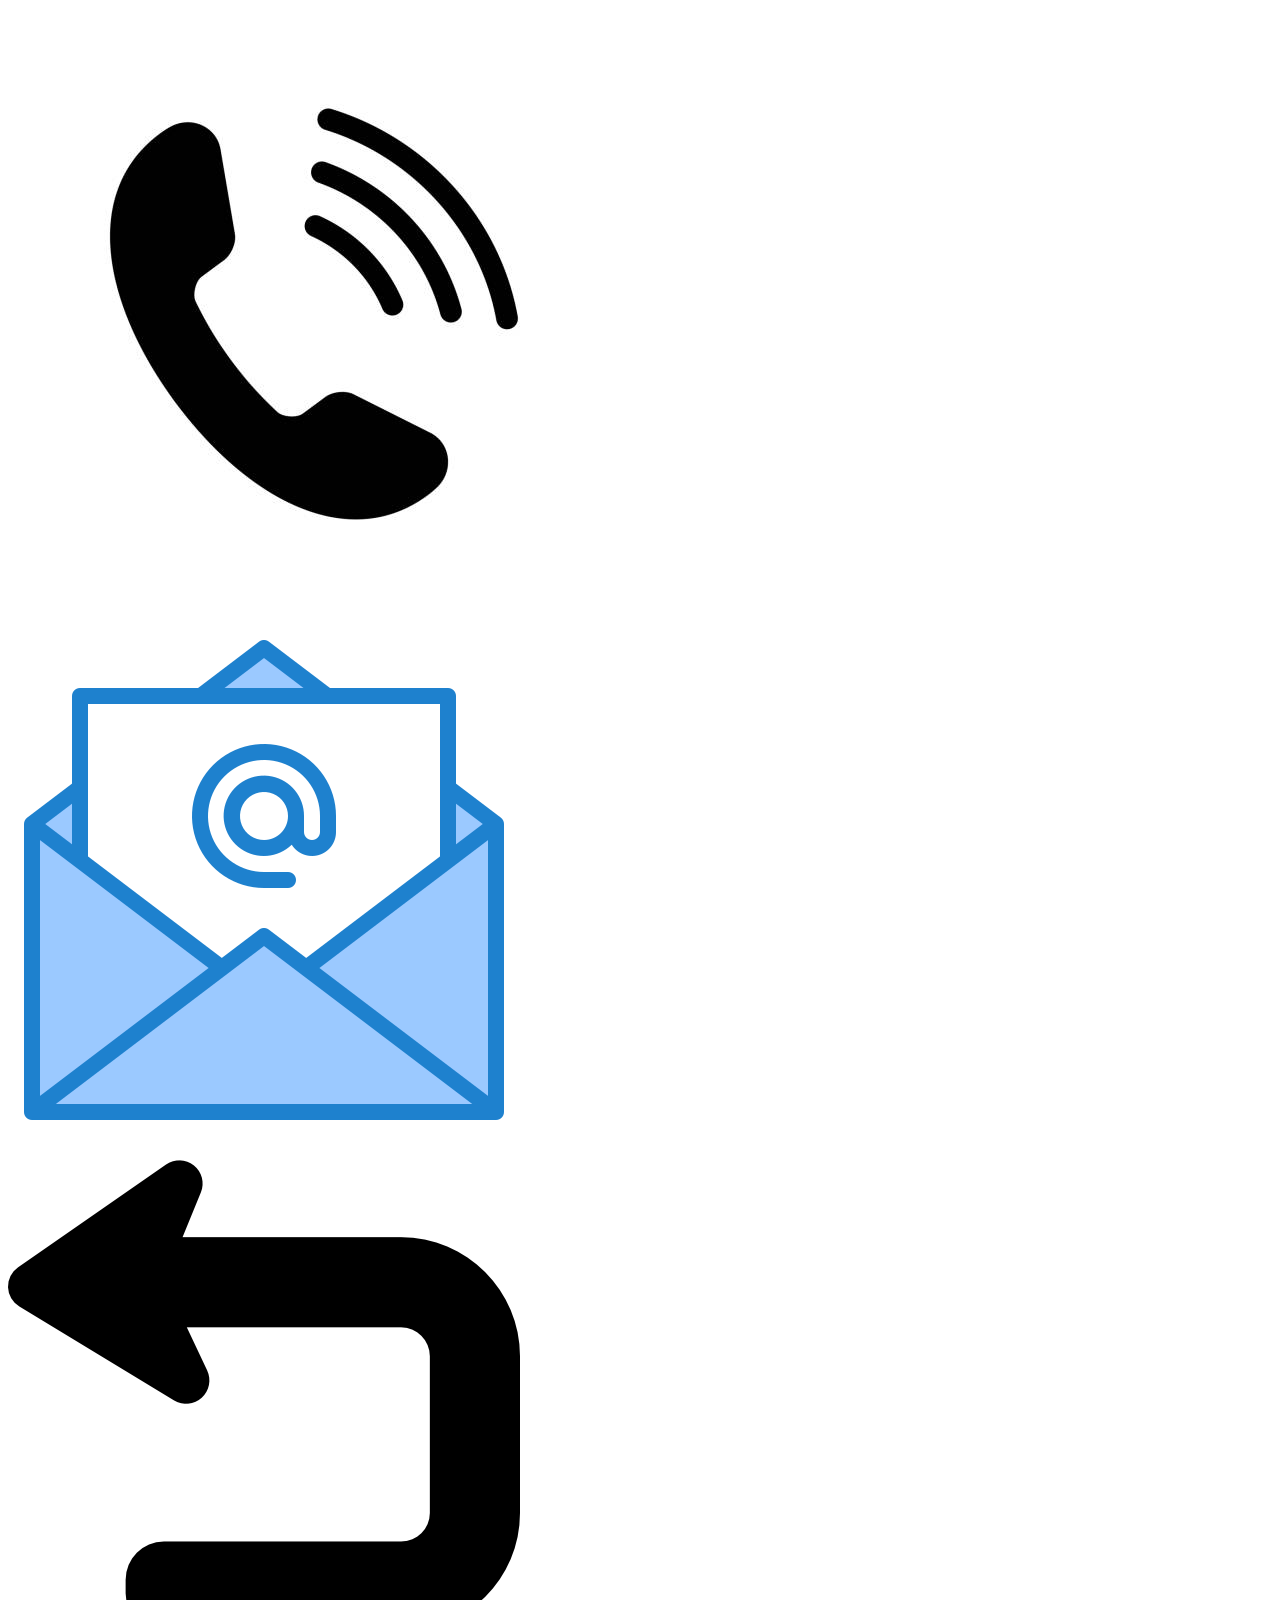
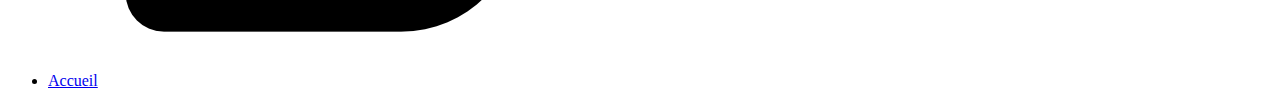
<file: Navigation/Contacts.html>
<!DOCTYPE html>
<html lang="en">
<head>
    <meta charset="UTF-8">
    <meta name="viewport" content="width=device-width, initial-scale=1.0">
    <title>Document</title>
</head>
<body="parallax">
    <header>
        <div class="header">
             <div>
                <img src="tel.jpg" alt="tel">
            </div>
            <div>
                <img src="email.png" alt="email"> 
            </div>
            <div>
                <img src="Retour.png" alt="Retour"> 
            </div>
            <div>
                <nav>
                    <ul class="lolo"><!--liste non ordonnée-->
                        <li class="tata"><a href="../Index.html">Accueil</a></li></*on met des  autant de points que de dossier pour passer à une autre page*/
                    </ul>
    
                </nav>
            </div>
            </div>
        </header>
    </body>
    </html>
</file>
